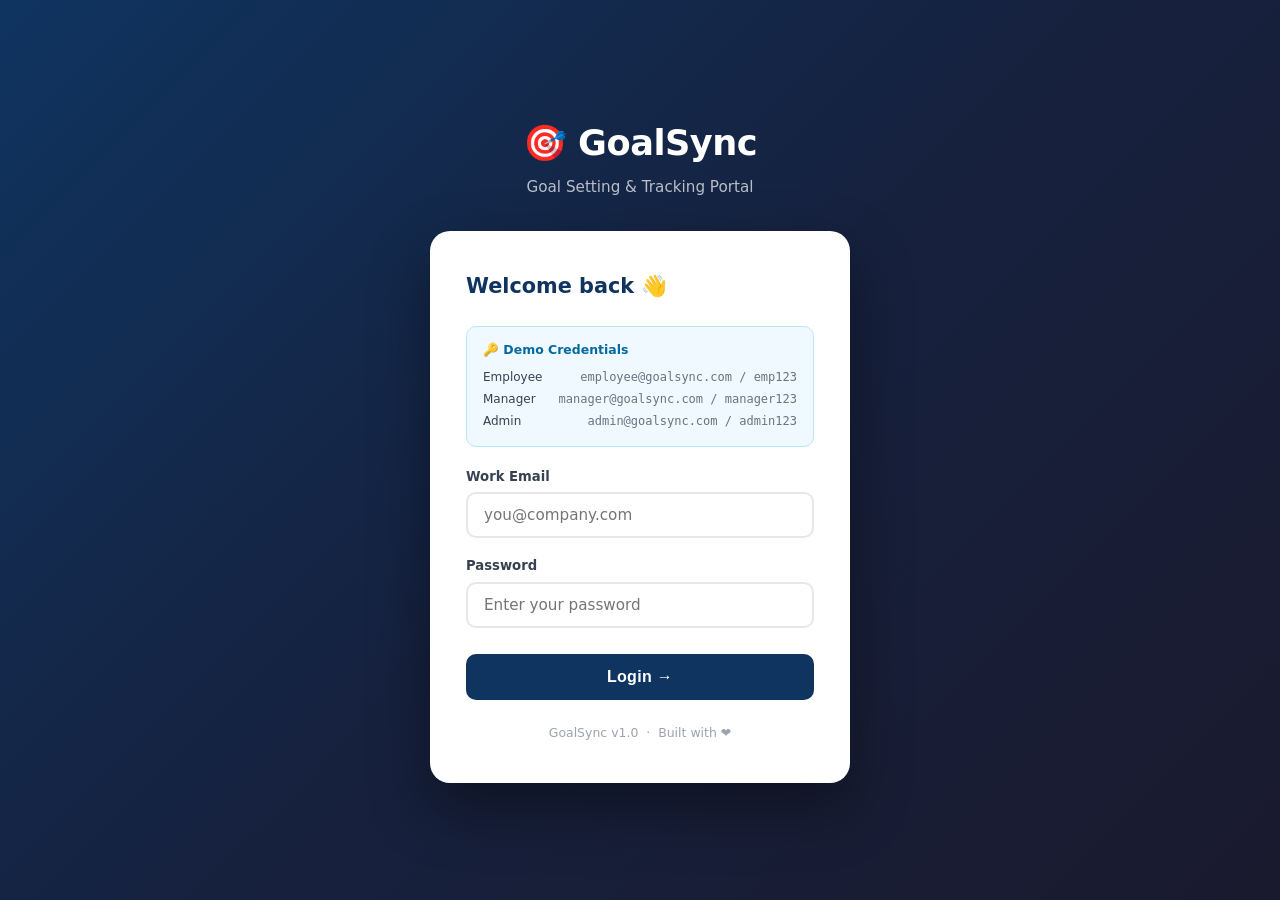
<file: index.html>
<!DOCTYPE html>
<html lang="en">
<head>
  <meta charset="UTF-8"/>
  <meta name="viewport" content="width=device-width, initial-scale=1.0"/>
  <title>GoalSync — Login</title>
  <link rel="stylesheet" href="css/global.css"/>
  <style>
    body {
      background: linear-gradient(135deg, #0f3460 0%, #16213e 50%, #1a1a2e 100%);
      min-height: 100vh;
      display: flex;
      align-items: center;
      justify-content: center;
      padding: 20px;
    }

    .login-wrapper {
      width: 100%;
      max-width: 420px;
    }

    .login-brand {
      text-align: center;
      margin-bottom: 32px;
      color: white;
    }

    .login-brand h1 {
      font-size: 2.2rem;
      font-weight: 800;
      margin-bottom: 6px;
      letter-spacing: -0.5px;
    }

    .login-brand p {
      opacity: 0.7;
      font-size: 0.95rem;
    }

    .login-card {
      background: white;
      border-radius: 20px;
      padding: 40px 36px;
      box-shadow: 0 25px 60px rgba(0,0,0,0.4);
    }

    .login-card h2 {
      color: #0f3460;
      font-size: 1.3rem;
      font-weight: 700;
      margin-bottom: 24px;
    }

    .form-group {
      margin-bottom: 18px;
    }

    .form-group label {
      display: block;
      font-size: 0.825rem;
      font-weight: 600;
      color: #374151;
      margin-bottom: 6px;
    }

    .form-group input {
      width: 100%;
      padding: 12px 16px;
      border: 2px solid #e5e7eb;
      border-radius: 10px;
      font-size: 0.95rem;
      color: #111827;
      outline: none;
      transition: border-color 0.2s, box-shadow 0.2s;
      font-family: inherit;
    }

    .form-group input:focus {
      border-color: #0f3460;
      box-shadow: 0 0 0 3px rgba(15,52,96,0.1);
    }

    .login-btn {
      width: 100%;
      padding: 14px;
      background: #0f3460;
      color: white;
      border: none;
      border-radius: 10px;
      font-size: 1rem;
      font-weight: 700;
      cursor: pointer;
      transition: background 0.2s, transform 0.1s;
      margin-top: 8px;
      letter-spacing: 0.3px;
    }

    .login-btn:hover   { background: #1a4a8a; }
    .login-btn:active  { transform: scale(0.98); }
    .login-btn:disabled {
      background: #9ca3af;
      cursor: not-allowed;
    }

    .error-box {
      background: #fef2f2;
      border: 1px solid #fca5a5;
      color: #dc2626;
      padding: 12px 16px;
      border-radius: 8px;
      font-size: 0.875rem;
      margin-bottom: 16px;
      display: none;
      align-items: center;
      gap: 8px;
    }

    .error-box.show { display: flex; }

    .login-footer {
      text-align: center;
      margin-top: 24px;
      font-size: 0.78rem;
      color: #9ca3af;
    }

    .demo-creds {
      background: #f0f9ff;
      border: 1px solid #bae6fd;
      border-radius: 10px;
      padding: 14px 16px;
      margin-bottom: 20px;
    }

    .demo-creds p {
      font-size: 0.78rem;
      font-weight: 700;
      color: #0369a1;
      margin-bottom: 6px;
    }

    .demo-creds-row {
      display: flex;
      justify-content: space-between;
      font-size: 0.75rem;
      color: #374151;
      padding: 2px 0;
    }

    .demo-creds-row span:last-child {
      color: #6b7280;
      font-family: monospace;
    }
  </style>
</head>
<body>

  <div class="login-wrapper">

    <div class="login-brand">
      <h1>🎯 GoalSync</h1>
      <p>Goal Setting & Tracking Portal</p>
    </div>

    <div class="login-card">
      <h2>Welcome back 👋</h2>

      <!-- Demo credentials -->
      <div class="demo-creds">
        <p>🔑 Demo Credentials</p>
        <div class="demo-creds-row">
          <span>Employee</span>
          <span>employee@goalsync.com / emp123</span>
        </div>
        <div class="demo-creds-row">
          <span>Manager</span>
          <span>manager@goalsync.com / manager123</span>
        </div>
        <div class="demo-creds-row">
          <span>Admin</span>
          <span>admin@goalsync.com / admin123</span>
        </div>
      </div>

      <!-- Error box -->
      <div class="error-box" id="errorBox">
        <span>⚠️</span>
        <span id="errorMsg"></span>
      </div>

      <div class="form-group">
        <label for="email">Work Email</label>
        <input type="email" id="email"
               placeholder="you@company.com"
               autocomplete="email"/>
      </div>

      <div class="form-group">
        <label for="password">Password</label>
        <input type="password" id="password"
               placeholder="Enter your password"/>
      </div>

      <button class="login-btn" id="loginBtn" onclick="handleLogin()">
        Login →
      </button>

      <p class="login-footer">
        GoalSync v1.0 &nbsp;·&nbsp; Built with ❤️
      </p>
    </div>

  </div>

  <script src="js/auth.js"></script>

</body>
</html>
</file>
<file: css/global.css>
/* ══════════════════════════════════════
   GOALSYNC — Global Stylesheet
   Applied across ALL pages
══════════════════════════════════════ */

/* ── CSS Variables ── */
:root {
  --primary:       #0f3460;
  --primary-light: #1a4a8a;
  --success:       #059669;
  --warning:       #f59e0b;
  --danger:        #dc2626;
  --purple:        #7c3aed;
  --gray-50:       #f9fafb;
  --gray-100:      #f3f4f6;
  --gray-200:      #e5e7eb;
  --gray-400:      #9ca3af;
  --gray-600:      #6b7280;
  --gray-800:      #1f2937;
  --white:         #ffffff;
  --shadow-sm:     0 1px 3px rgba(0,0,0,0.08);
  --shadow-md:     0 4px 12px rgba(0,0,0,0.1);
  --shadow-lg:     0 8px 30px rgba(0,0,0,0.15);
  --radius-sm:     6px;
  --radius-md:     10px;
  --radius-lg:     16px;
  --transition:    0.2s ease;
}

/* ── Reset ── */
*, *::before, *::after {
  box-sizing: border-box;
  margin: 0;
  padding: 0;
}

body {
  font-family: 'Segoe UI', system-ui, -apple-system, sans-serif;
  background: var(--gray-50);
  color: var(--gray-800);
  line-height: 1.5;
  min-height: 100vh;
}

/* ── Scrollbar ── */
::-webkit-scrollbar { width: 6px; }
::-webkit-scrollbar-track { background: var(--gray-100); }
::-webkit-scrollbar-thumb {
  background: var(--gray-400);
  border-radius: 99px;
}

/* ── Loading Spinner ── */
.spinner {
  width: 40px;
  height: 40px;
  border: 4px solid var(--gray-200);
  border-top-color: var(--primary);
  border-radius: 50%;
  animation: spin 0.8s linear infinite;
  margin: 40px auto;
}

@keyframes spin { to { transform: rotate(360deg); } }

.loading-box {
  text-align: center;
  padding: 60px 20px;
  color: var(--gray-600);
}

/* ── Toast Notification ── */
.toast-container {
  position: fixed;
  bottom: 24px;
  right: 24px;
  z-index: 9999;
  display: flex;
  flex-direction: column;
  gap: 10px;
}

.toast {
  padding: 14px 20px;
  border-radius: var(--radius-md);
  color: white;
  font-size: 0.9rem;
  font-weight: 500;
  min-width: 260px;
  max-width: 380px;
  box-shadow: var(--shadow-lg);
  animation: slideIn 0.3s ease;
  display: flex;
  align-items: center;
  gap: 10px;
}

.toast.success { background: var(--success); }
.toast.error   { background: var(--danger);  }
.toast.warning { background: var(--warning); color: #1f2937; }
.toast.info    { background: var(--primary); }

@keyframes slideIn {
  from { transform: translateX(100%); opacity: 0; }
  to   { transform: translateX(0);    opacity: 1; }
}

@keyframes slideOut {
  from { transform: translateX(0);    opacity: 1; }
  to   { transform: translateX(100%); opacity: 0; }
}

/* ── Navbar ── */
.navbar {
  background: var(--primary);
  color: white;
  padding: 0 32px;
  height: 60px;
  display: flex;
  justify-content: space-between;
  align-items: center;
  position: sticky;
  top: 0;
  z-index: 100;
  box-shadow: var(--shadow-md);
}

.navbar h2 {
  font-size: 1.2rem;
  font-weight: 700;
  letter-spacing: -0.3px;
}

.navbar-right {
  display: flex;
  align-items: center;
  gap: 16px;
}

.navbar-user {
  display: flex;
  align-items: center;
  gap: 8px;
  font-size: 0.875rem;
  opacity: 0.9;
}

.navbar-avatar {
  width: 32px;
  height: 32px;
  border-radius: 50%;
  background: rgba(255,255,255,0.2);
  display: flex;
  align-items: center;
  justify-content: center;
  font-weight: 700;
  font-size: 0.875rem;
}

.logout-btn {
  background: rgba(255,255,255,0.15);
  color: white;
  border: 1px solid rgba(255,255,255,0.3);
  padding: 6px 16px;
  border-radius: var(--radius-sm);
  cursor: pointer;
  font-size: 0.825rem;
  font-weight: 600;
  transition: background var(--transition);
}

.logout-btn:hover { background: rgba(255,255,255,0.25); }

/* ── Dashboard Layout ── */
.dashboard-body { background: var(--gray-50); }

.dashboard-content {
  padding: 32px;
  max-width: 1100px;
  margin: 0 auto;
}

/* ── Page Header ── */
.page-header {
  display: flex;
  justify-content: space-between;
  align-items: flex-start;
  margin-bottom: 24px;
}

.page-header h1, .page-header h2 {
  color: var(--primary);
  margin-bottom: 4px;
}

.page-header p { color: var(--gray-600); font-size: 0.9rem; }

/* ── Cards ── */
.card {
  background: var(--white);
  border-radius: var(--radius-lg);
  padding: 24px;
  box-shadow: var(--shadow-sm);
  margin-bottom: 20px;
}

/* ── Welcome Card ── */
.welcome-card {
  background: linear-gradient(135deg, var(--primary), var(--primary-light));
  color: white;
  border-radius: var(--radius-lg);
  padding: 28px 32px;
  margin-bottom: 24px;
  box-shadow: var(--shadow-md);
}

.welcome-card h1 { color: white; font-size: 1.5rem; margin-bottom: 6px; }
.welcome-card p  { opacity: 0.85; font-size: 0.9rem; }

/* ── Stat Cards ── */
.stats-row {
  display: grid;
  grid-template-columns: repeat(auto-fit, minmax(180px, 1fr));
  gap: 16px;
  margin-bottom: 24px;
}

.stat-card {
  background: var(--white);
  border-radius: var(--radius-lg);
  padding: 20px;
  text-align: center;
  box-shadow: var(--shadow-sm);
  transition: box-shadow var(--transition), transform var(--transition);
  border-top: 3px solid var(--primary);
}

.stat-card:hover {
  box-shadow: var(--shadow-md);
  transform: translateY(-2px);
}

.stat-card .number {
  font-size: 2rem;
  font-weight: 700;
  color: var(--primary);
  margin-bottom: 4px;
}

.stat-card .label {
  font-size: 0.8rem;
  color: var(--gray-600);
  font-weight: 500;
}

/* ── Role Badges ── */
.role-badge {
  display: inline-flex;
  align-items: center;
  padding: 3px 12px;
  border-radius: 99px;
  font-size: 0.75rem;
  font-weight: 700;
  text-transform: uppercase;
  letter-spacing: 0.5px;
}

.badge-employee { background: #dbeafe; color: #1d4ed8; }
.badge-manager  { background: #d1fae5; color: #065f46; }
.badge-admin    { background: #fce7f3; color: #9d174d; }

/* ── Buttons ── */
.btn-primary {
  background: var(--primary);
  color: white;
  border: none;
  padding: 10px 20px;
  border-radius: var(--radius-sm);
  font-size: 0.875rem;
  font-weight: 600;
  cursor: pointer;
  transition: background var(--transition), transform 0.1s;
  white-space: nowrap;
}

.btn-primary:hover   { background: var(--primary-light); }
.btn-primary:active  { transform: scale(0.98); }
.btn-primary:disabled {
  background: var(--gray-400);
  cursor: not-allowed;
}

.btn-secondary {
  background: var(--white);
  color: var(--gray-800);
  border: 2px solid var(--gray-200);
  padding: 10px 20px;
  border-radius: var(--radius-sm);
  font-size: 0.875rem;
  font-weight: 600;
  cursor: pointer;
  transition: all var(--transition);
}

.btn-secondary:hover {
  border-color: var(--primary);
  color: var(--primary);
}

.btn-success {
  background: var(--success);
  color: white;
  border: none;
  padding: 10px 20px;
  border-radius: var(--radius-sm);
  font-size: 0.875rem;
  font-weight: 600;
  cursor: pointer;
  transition: background var(--transition);
}

.btn-success:hover { background: #047857; }

.btn-danger {
  background: #fee2e2;
  color: var(--danger);
  border: none;
  padding: 10px 20px;
  border-radius: var(--radius-sm);
  font-size: 0.875rem;
  font-weight: 600;
  cursor: pointer;
  transition: background var(--transition);
}

.btn-danger:hover { background: #fca5a5; }

/* ── Forms ── */
.form-group { margin-bottom: 18px; }

.form-group label {
  display: block;
  font-size: 0.825rem;
  font-weight: 600;
  color: #374151;
  margin-bottom: 6px;
}

.form-group input,
.form-group select,
.form-group textarea {
  width: 100%;
  padding: 10px 14px;
  border: 2px solid var(--gray-200);
  border-radius: var(--radius-sm);
  font-size: 0.9rem;
  color: var(--gray-800);
  outline: none;
  transition: border-color var(--transition);
  font-family: inherit;
  background: var(--white);
}

.form-group input:focus,
.form-group select:focus,
.form-group textarea:focus {
  border-color: var(--primary);
  box-shadow: 0 0 0 3px rgba(15, 52, 96, 0.08);
}

.form-row {
  display: grid;
  grid-template-columns: 1fr 1fr;
  gap: 16px;
}

/* ── Modal ── */
.modal-overlay {
  position: fixed;
  inset: 0;
  background: rgba(0,0,0,0.5);
  display: flex;
  align-items: center;
  justify-content: center;
  z-index: 1000;
  padding: 20px;
  backdrop-filter: blur(2px);
}

.modal-box {
  background: var(--white);
  border-radius: var(--radius-lg);
  width: 100%;
  max-width: 580px;
  max-height: 90vh;
  overflow-y: auto;
  box-shadow: var(--shadow-lg);
  animation: modalIn 0.2s ease;
}

@keyframes modalIn {
  from { transform: scale(0.95); opacity: 0; }
  to   { transform: scale(1);    opacity: 1; }
}

.modal-header {
  display: flex;
  justify-content: space-between;
  align-items: center;
  padding: 20px 24px;
  border-bottom: 1px solid var(--gray-200);
}

.modal-header h3 { color: var(--primary); font-size: 1.05rem; }

.modal-close {
  background: none;
  border: none;
  font-size: 1.1rem;
  cursor: pointer;
  color: var(--gray-600);
  padding: 4px 8px;
  border-radius: 4px;
  transition: background var(--transition);
}

.modal-close:hover { background: var(--gray-100); }

.modal-body    { padding: 24px; }
.modal-footer  {
  padding: 16px 24px;
  border-top: 1px solid var(--gray-200);
  display: flex;
  justify-content: flex-end;
  gap: 12px;
}

/* ── Error / Alert Boxes ── */
.error-box {
  background: #fef2f2;
  border: 1px solid #fca5a5;
  color: var(--danger);
  padding: 10px 14px;
  border-radius: var(--radius-sm);
  font-size: 0.875rem;
  margin-top: 8px;
}

.info-box {
  background: #eff6ff;
  border: 1px solid #bfdbfe;
  color: #1d4ed8;
  padding: 12px 16px;
  border-radius: var(--radius-sm);
  font-size: 0.875rem;
}

.warning-box {
  background: #fef3c7;
  border: 1px solid #fcd34d;
  color: #92400e;
  padding: 12px 16px;
  border-radius: var(--radius-sm);
  font-size: 0.875rem;
}

.success-box {
  background: #f0fdf4;
  border: 1px solid #bbf7d0;
  color: #166534;
  padding: 12px 16px;
  border-radius: var(--radius-sm);
  font-size: 0.875rem;
}

/* ── Empty State ── */
.empty-state {
  text-align: center;
  padding: 60px 20px;
  color: var(--gray-600);
}

.empty-icon { font-size: 3rem; margin-bottom: 12px; }
.empty-state h3 { color: #374151; margin-bottom: 8px; font-size: 1.1rem; }
.empty-state p  { font-size: 0.9rem; }

/* ── Status Badges ── */
.goal-status-badge {
  display: inline-flex;
  align-items: center;
  padding: 3px 10px;
  border-radius: 99px;
  font-size: 0.75rem;
  font-weight: 700;
  text-transform: uppercase;
}

.status-draft     { background: var(--gray-100); color: var(--gray-600); }
.status-submitted { background: #fef3c7; color: #92400e; }
.status-approved  { background: #d1fae5; color: #065f46; }
.status-returned  { background: #fee2e2; color: #991b1b; }
.status-locked    { background: #ede9fe; color: #5b21b6; }
.status-on_track    { background: #dbeafe; color: #1d4ed8; }
.status-completed   { background: #d1fae5; color: #065f46; }
.status-not_started { background: var(--gray-100); color: var(--gray-600); }

/* ── Mobile Responsive ── */
@media (max-width: 768px) {
  .dashboard-content { padding: 16px; }
  .navbar { padding: 0 16px; }
  .form-row { grid-template-columns: 1fr; }
  .stats-row { grid-template-columns: 1fr 1fr; }
  .page-header {
    flex-direction: column;
    gap: 12px;
    align-items: flex-start;
  }
  .modal-box { max-width: 100%; }
  .welcome-card { padding: 20px; }
}

@media (max-width: 480px) {
  .stats-row { grid-template-columns: 1fr; }
  .navbar h2 { font-size: 1rem; }
}
/* ── Loading ── */
.spinner {
  width: 36px;
  height: 36px;
  border: 3px solid #e5e7eb;
  border-top-color: #0f3460;
  border-radius: 50%;
  animation: spin 0.7s linear infinite;
  margin: 0 auto 12px;
}

@keyframes spin { to { transform: rotate(360deg); } }

.loading-box {
  text-align: center;
  padding: 48px 20px;
  color: #6b7280;
  font-size: 0.9rem;
}
</file>
<file: css/style.css>
/* ── Reset & Base ── */
* {
  margin: 0;
  padding: 0;
  box-sizing: border-box;
}

body {
  font-family: 'Segoe UI', Tahoma, Geneva, Verdana, sans-serif;
  background: linear-gradient(135deg, #1a1a2e 0%, #16213e 50%, #0f3460 100%);
  min-height: 100vh;
  display: flex;
  align-items: center;
  justify-content: center;
}

/* ── Login Card ── */
.login-wrapper {
  width: 100%;
  padding: 20px;
  display: flex;
  justify-content: center;
  align-items: center;
  min-height: 100vh;
}

.login-card {
  background: #ffffff;
  border-radius: 16px;
  padding: 48px 40px;
  width: 100%;
  max-width: 420px;
  box-shadow: 0 20px 60px rgba(0, 0, 0, 0.3);
}

/* ── Header ── */
.login-header {
  text-align: center;
  margin-bottom: 32px;
}

.login-header h1 {
  font-size: 2rem;
  color: #0f3460;
  font-weight: 700;
  margin-bottom: 6px;
}

.login-header p {
  color: #6b7280;
  font-size: 0.95rem;
}

/* ── Error Box ── */
.error-box {
  background: #fef2f2;
  border: 1px solid #fca5a5;
  color: #dc2626;
  padding: 12px 16px;
  border-radius: 8px;
  font-size: 0.875rem;
  margin-bottom: 20px;
  display: none;
}

.error-box.show {
  display: block;
}

/* ── Form ── */
.form-group {
  margin-bottom: 20px;
}

.form-group label {
  display: block;
  font-size: 0.875rem;
  font-weight: 600;
  color: #374151;
  margin-bottom: 8px;
}

.form-group input {
  width: 100%;
  padding: 12px 16px;
  border: 2px solid #e5e7eb;
  border-radius: 8px;
  font-size: 1rem;
  color: #111827;
  transition: border-color 0.2s;
  outline: none;
}

.form-group input:focus {
  border-color: #0f3460;
}

.form-group input::placeholder {
  color: #9ca3af;
}

/* ── Login Button ── */
.login-btn {
  width: 100%;
  padding: 14px;
  background: #0f3460;
  color: white;
  border: none;
  border-radius: 8px;
  font-size: 1rem;
  font-weight: 600;
  cursor: pointer;
  transition: background 0.2s, transform 0.1s;
  margin-top: 8px;
}

.login-btn:hover {
  background: #1a4a8a;
}

.login-btn:active {
  transform: scale(0.98);
}

.login-btn:disabled {
  background: #9ca3af;
  cursor: not-allowed;
}

/* ── Footer ── */
.login-footer {
  text-align: center;
  margin-top: 24px;
  font-size: 0.8rem;
  color: #9ca3af;
}

/* ── Dashboard Styles ── */
.dashboard-body {
  font-family: 'Segoe UI', Tahoma, Geneva, Verdana, sans-serif;
  background: #f3f4f6;
  min-height: 100vh;
  margin: 0;
}

.navbar {
  background: #0f3460;
  color: white;
  padding: 16px 32px;
  display: flex;
  justify-content: space-between;
  align-items: center;
}

.navbar h2 {
  font-size: 1.3rem;
  font-weight: 700;
}

.navbar-right {
  display: flex;
  align-items: center;
  gap: 16px;
}

.navbar span {
  font-size: 0.9rem;
  opacity: 0.85;
}

.logout-btn {
  background: #e74c3c;
  color: white;
  border: none;
  padding: 8px 18px;
  border-radius: 6px;
  cursor: pointer;
  font-size: 0.875rem;
  font-weight: 600;
  transition: background 0.2s;
}

.logout-btn:hover {
  background: #c0392b;
}

.dashboard-content {
  padding: 40px 32px;
  max-width: 1100px;
  margin: 0 auto;
}

.welcome-card {
  background: white;
  border-radius: 12px;
  padding: 32px;
  margin-bottom: 24px;
  box-shadow: 0 2px 8px rgba(0,0,0,0.08);
}

.welcome-card h1 {
  color: #0f3460;
  margin-bottom: 8px;
}

.welcome-card p {
  color: #6b7280;
}

.role-badge {
  display: inline-block;
  padding: 4px 14px;
  border-radius: 20px;
  font-size: 0.8rem;
  font-weight: 700;
  text-transform: uppercase;
  margin-left: 10px;
}

.badge-employee { background: #dbeafe; color: #1d4ed8; }
.badge-manager  { background: #d1fae5; color: #065f46; }
.badge-admin    { background: #fce7f3; color: #9d174d; }

.stats-row {
  display: grid;
  grid-template-columns: repeat(auto-fit, minmax(200px, 1fr));
  gap: 20px;
  margin-top: 24px;
}

.stat-card {
  background: white;
  border-radius: 12px;
  padding: 24px;
  text-align: center;
  box-shadow: 0 2px 8px rgba(0,0,0,0.08);
}

.stat-card .number {
  font-size: 2.5rem;
  font-weight: 700;
  color: #0f3460;
}

.stat-card .label {
  color: #6b7280;
  font-size: 0.875rem;
  margin-top: 4px;
}
</file>
<file: css/goals.css>
/* ── Page Header ── */
.page-header {
  display: flex;
  justify-content: space-between;
  align-items: flex-start;
  margin-bottom: 24px;
}

.page-header h1 { color: #0f3460; margin-bottom: 4px; }
.page-header p  { color: #6b7280; font-size: 0.9rem; }

/* ── Buttons ── */
.btn-primary {
  background: #0f3460;
  color: white;
  border: none;
  padding: 10px 20px;
  border-radius: 8px;
  font-size: 0.875rem;
  font-weight: 600;
  cursor: pointer;
  transition: background 0.2s, transform 0.1s;
  white-space: nowrap;
}

.btn-primary:hover   { background: #1a4a8a; }
.btn-primary:active  { transform: scale(0.98); }
.btn-primary:disabled {
  background: #9ca3af;
  cursor: not-allowed;
}

.btn-secondary {
  background: white;
  color: #374151;
  border: 2px solid #e5e7eb;
  padding: 10px 20px;
  border-radius: 8px;
  font-size: 0.875rem;
  font-weight: 600;
  cursor: pointer;
  transition: all 0.2s;
}

.btn-secondary:hover {
  border-color: #0f3460;
  color: #0f3460;
}

.btn-submit {
  background: #059669;
  color: white;
  border: none;
  padding: 12px 28px;
  border-radius: 8px;
  font-size: 0.95rem;
  font-weight: 700;
  cursor: pointer;
  transition: background 0.2s;
}

.btn-submit:hover    { background: #047857; }
.btn-submit:disabled {
  background: #9ca3af;
  cursor: not-allowed;
}

/* ── Weightage Tracker ── */
.weightage-tracker {
  background: white;
  border-radius: 14px;
  padding: 20px 24px;
  margin-bottom: 20px;
  box-shadow: 0 2px 8px rgba(0,0,0,0.06);
}

.weightage-info {
  display: flex;
  justify-content: space-between;
  margin-bottom: 10px;
  font-weight: 600;
  color: #374151;
  font-size: 0.9rem;
}

.progress-bar-bg {
  background: #e5e7eb;
  border-radius: 99px;
  height: 10px;
  overflow: hidden;
}

.progress-bar-fill {
  height: 100%;
  background: #0f3460;
  border-radius: 99px;
  transition: width 0.4s ease, background 0.3s;
}

.progress-bar-fill.complete { background: #059669; }
.progress-bar-fill.over     { background: #dc2626; }

.weightage-meta {
  display: flex;
  justify-content: space-between;
  margin-top: 8px;
  font-size: 0.78rem;
  color: #6b7280;
}

/* ── Manager Comment Box ── */
.manager-comment-box {
  background: #fef3c7;
  border: 1px solid #fcd34d;
  border-radius: 10px;
  padding: 14px 18px;
  margin-bottom: 16px;
  color: #92400e;
  font-size: 0.875rem;
}

.manager-comment-box p { margin-top: 4px; }

/* ── Goal Card ── */
.goal-card {
  background: white;
  border-radius: 14px;
  padding: 18px 22px;
  margin-bottom: 14px;
  box-shadow: 0 2px 8px rgba(0,0,0,0.06);
  border-left: 4px solid #0f3460;
  display: flex;
  justify-content: space-between;
  align-items: flex-start;
  gap: 16px;
  transition: box-shadow 0.2s, transform 0.1s;
}

.goal-card:hover {
  box-shadow: 0 4px 16px rgba(0,0,0,0.1);
  transform: translateY(-1px);
}

.goal-card.submitted { border-left-color: #f59e0b; }
.goal-card.approved  { border-left-color: #059669; }
.goal-card.returned  { border-left-color: #dc2626; }
.goal-card.locked    { border-left-color: #7c3aed; }

.goal-card-left { flex: 1; }

.goal-card-title {
  font-size: 0.95rem;
  font-weight: 700;
  color: #111827;
  margin-bottom: 4px;
}

.goal-card-meta {
  display: flex;
  gap: 8px;
  flex-wrap: wrap;
  margin-top: 8px;
}

.meta-tag {
  background: #f3f4f6;
  color: #374151;
  padding: 3px 10px;
  border-radius: 20px;
  font-size: 0.75rem;
  font-weight: 500;
}

.meta-tag.weightage {
  background: #dbeafe;
  color: #1d4ed8;
  font-weight: 700;
}

/* ── Status Badges ── */
.goal-status-badge {
  padding: 3px 10px;
  border-radius: 99px;
  font-size: 0.72rem;
  font-weight: 700;
  text-transform: uppercase;
  letter-spacing: 0.3px;
  white-space: nowrap;
}

.status-draft     { background: #f3f4f6; color: #6b7280; }
.status-submitted { background: #fef3c7; color: #92400e; }
.status-approved  { background: #d1fae5; color: #065f46; }
.status-returned  { background: #fee2e2; color: #991b1b; }
.status-locked    { background: #ede9fe; color: #5b21b6; }

/* ── Goal Actions ── */
.goal-card-actions {
  display: flex;
  gap: 6px;
  margin-top: 8px;
}

.btn-edit {
  background: #f3f4f6;
  color: #374151;
  border: none;
  padding: 5px 12px;
  border-radius: 6px;
  cursor: pointer;
  font-size: 0.78rem;
  font-weight: 600;
  transition: background 0.2s;
}

.btn-edit:hover { background: #e5e7eb; }

.btn-delete {
  background: #fee2e2;
  color: #dc2626;
  border: none;
  padding: 5px 12px;
  border-radius: 6px;
  cursor: pointer;
  font-size: 0.78rem;
  font-weight: 600;
  transition: background 0.2s;
}

.btn-delete:hover { background: #fca5a5; }

/* ── Empty State ── */
.empty-state {
  text-align: center;
  padding: 60px 20px;
  color: #6b7280;
}

.empty-icon { font-size: 3rem; margin-bottom: 12px; }
.empty-state h3 { color: #374151; margin-bottom: 8px; }

/* ── Submit Section ── */
.submit-section {
  background: white;
  border-radius: 14px;
  padding: 20px 24px;
  margin-top: 20px;
  box-shadow: 0 2px 8px rgba(0,0,0,0.06);
  display: flex;
  justify-content: space-between;
  align-items: center;
  gap: 16px;
}

.submit-info { color: #374151; font-size: 0.9rem; }

/* ── Modal ── */
.modal-overlay {
  position: fixed;
  inset: 0;
  background: rgba(0,0,0,0.5);
  display: flex;
  align-items: center;
  justify-content: center;
  z-index: 1000;
  padding: 20px;
  backdrop-filter: blur(3px);
}

.modal-box {
  background: white;
  border-radius: 18px;
  width: 100%;
  max-width: 580px;
  max-height: 90vh;
  overflow-y: auto;
  box-shadow: 0 25px 60px rgba(0,0,0,0.3);
  animation: modalIn 0.2s ease;
}

@keyframes modalIn {
  from { transform: scale(0.95) translateY(10px); opacity: 0; }
  to   { transform: scale(1) translateY(0);       opacity: 1; }
}

.modal-header {
  display: flex;
  justify-content: space-between;
  align-items: center;
  padding: 20px 24px;
  border-bottom: 1px solid #f3f4f6;
}

.modal-header h3 { color: #0f3460; font-size: 1.05rem; }

.modal-close {
  background: #f3f4f6;
  border: none;
  font-size: 1rem;
  cursor: pointer;
  color: #6b7280;
  padding: 6px 10px;
  border-radius: 6px;
  transition: background 0.2s;
}

.modal-close:hover { background: #e5e7eb; }

.modal-body   { padding: 22px 24px; }
.modal-footer {
  padding: 16px 24px;
  border-top: 1px solid #f3f4f6;
  display: flex;
  justify-content: flex-end;
  gap: 10px;
}

.form-row {
  display: grid;
  grid-template-columns: 1fr 1fr;
  gap: 14px;
}

.form-group { margin-bottom: 14px; }

.form-group label {
  display: block;
  font-size: 0.825rem;
  font-weight: 600;
  color: #374151;
  margin-bottom: 6px;
}

.form-group input,
.form-group select,
.form-group textarea {
  width: 100%;
  padding: 10px 14px;
  border: 2px solid #e5e7eb;
  border-radius: 8px;
  font-size: 0.875rem;
  color: #111827;
  outline: none;
  transition: border-color 0.2s, box-shadow 0.2s;
  font-family: inherit;
  background: white;
}

.form-group input:focus,
.form-group select:focus,
.form-group textarea:focus {
  border-color: #0f3460;
  box-shadow: 0 0 0 3px rgba(15,52,96,0.08);
}

.uom-hint {
  background: #eff6ff;
  border: 1px solid #bfdbfe;
  border-radius: 8px;
  padding: 10px 14px;
  font-size: 0.8rem;
  color: #1d4ed8;
  margin-bottom: 12px;
}

.error-box {
  background: #fef2f2;
  border: 1px solid #fca5a5;
  color: #dc2626;
  padding: 10px 14px;
  border-radius: 8px;
  font-size: 0.875rem;
  margin-top: 8px;
}

/* ── Mobile ── */
@media (max-width: 600px) {
  .form-row { grid-template-columns: 1fr; }
  .submit-section {
    flex-direction: column;
    align-items: flex-start;
  }
  .goal-card {
    flex-direction: column;
  }
}
</file>
<file: css/admin.css>
/* ── Tabs ── */
.admin-tabs {
  display: flex;
  gap: 8px;
  margin-bottom: 24px;
  background: white;
  padding: 8px;
  border-radius: 12px;
  box-shadow: 0 2px 8px rgba(0,0,0,0.08);
  flex-wrap: wrap;
}

.tab-btn {
  padding: 10px 20px;
  border: none;
  border-radius: 8px;
  background: transparent;
  color: #6b7280;
  font-size: 0.9rem;
  font-weight: 600;
  cursor: pointer;
  transition: all 0.2s;
}

.tab-btn:hover  { background: #f3f4f6; color: #374151; }
.tab-btn.active { background: #0f3460; color: white; }

.tab-content { display: none; }
.tab-content.active { display: block; }

/* ── User Table ── */
.admin-table {
  width: 100%;
  border-collapse: collapse;
  background: white;
  border-radius: 12px;
  overflow: hidden;
  box-shadow: 0 2px 8px rgba(0,0,0,0.08);
}

.admin-table th {
  background: #0f3460;
  color: white;
  padding: 12px 16px;
  text-align: left;
  font-size: 0.85rem;
  font-weight: 600;
}

.admin-table td {
  padding: 12px 16px;
  border-bottom: 1px solid #f3f4f6;
  font-size: 0.875rem;
  color: #374151;
}

.admin-table tr:last-child td { border-bottom: none; }
.admin-table tr:hover td { background: #f9fafb; }

/* ── Toggle Button ── */
.btn-toggle-active {
  background: #d1fae5;
  color: #065f46;
  border: none;
  padding: 4px 12px;
  border-radius: 20px;
  font-size: 0.78rem;
  font-weight: 700;
  cursor: pointer;
}

.btn-toggle-inactive {
  background: #fee2e2;
  color: #991b1b;
  border: none;
  padding: 4px 12px;
  border-radius: 20px;
  font-size: 0.78rem;
  font-weight: 700;
  cursor: pointer;
}

.btn-unlock {
  background: #ede9fe;
  color: #5b21b6;
  border: none;
  padding: 4px 12px;
  border-radius: 6px;
  font-size: 0.78rem;
  font-weight: 700;
  cursor: pointer;
}

/* ── Shared Goal Form ── */
.shared-goal-form {
  background: white;
  border-radius: 12px;
  padding: 24px;
  box-shadow: 0 2px 8px rgba(0,0,0,0.08);
}

.checkbox-list {
  display: grid;
  grid-template-columns: repeat(auto-fill, minmax(200px, 1fr));
  gap: 10px;
  margin-top: 8px;
  padding: 16px;
  border: 2px solid #e5e7eb;
  border-radius: 8px;
  max-height: 200px;
  overflow-y: auto;
}

.checkbox-item {
  display: flex;
  align-items: center;
  gap: 8px;
  font-size: 0.875rem;
  color: #374151;
  cursor: pointer;
}

.checkbox-item input { cursor: pointer; }

/* ── Audit Log ── */
.audit-card {
  background: white;
  border-radius: 8px;
  padding: 14px 18px;
  margin-bottom: 10px;
  box-shadow: 0 1px 4px rgba(0,0,0,0.06);
  display: flex;
  justify-content: space-between;
  align-items: flex-start;
  gap: 16px;
  border-left: 3px solid #0f3460;
}

.audit-action {
  font-size: 0.78rem;
  font-weight: 700;
  background: #dbeafe;
  color: #1d4ed8;
  padding: 2px 10px;
  border-radius: 20px;
  margin-bottom: 4px;
  display: inline-block;
}

.audit-desc {
  font-size: 0.875rem;
  color: #374151;
}

.audit-meta {
  font-size: 0.78rem;
  color: #9ca3af;
  white-space: nowrap;
  text-align: right;
}

/* ── Form row ── */
.form-row {
  display: grid;
  grid-template-columns: 1fr 1fr;
  gap: 16px;
}

.form-group {
  margin-bottom: 16px;
}

.form-group label {
  display: block;
  font-size: 0.875rem;
  font-weight: 600;
  color: #374151;
  margin-bottom: 6px;
}

.form-group input,
.form-group select,
.form-group textarea {
  width: 100%;
  padding: 10px 14px;
  border: 2px solid #e5e7eb;
  border-radius: 8px;
  font-size: 0.9rem;
  color: #111827;
  outline: none;
  transition: border-color 0.2s;
  font-family: inherit;
}

.form-group input:focus,
.form-group select:focus,
.form-group textarea:focus { border-color: #0f3460; }
</file>
<file: css/manager.css>
/* ── Team Card ── */
.team-card {
  background: white;
  border-radius: 12px;
  padding: 20px 24px;
  margin-bottom: 16px;
  box-shadow: 0 2px 8px rgba(0,0,0,0.08);
  display: flex;
  justify-content: space-between;
  align-items: center;
  gap: 16px;
  cursor: pointer;
  transition: box-shadow 0.2s, transform 0.1s;
  border-left: 4px solid #e5e7eb;
}

.team-card:hover {
  box-shadow: 0 4px 16px rgba(0,0,0,0.12);
  transform: translateY(-1px);
}

.team-card.has-pending { border-left-color: #f59e0b; }
.team-card.all-approved { border-left-color: #059669; }
.team-card.no-goals { border-left-color: #e5e7eb; }

.team-card-name {
  font-size: 1rem;
  font-weight: 700;
  color: #111827;
  margin-bottom: 4px;
}

.team-card-dept {
  font-size: 0.85rem;
  color: #6b7280;
}

.team-card-right {
  display: flex;
  align-items: center;
  gap: 16px;
}

.pending-badge {
  background: #fef3c7;
  color: #92400e;
  padding: 6px 14px;
  border-radius: 20px;
  font-size: 0.82rem;
  font-weight: 700;
}

.approved-badge {
  background: #d1fae5;
  color: #065f46;
  padding: 6px 14px;
  border-radius: 20px;
  font-size: 0.82rem;
  font-weight: 700;
}

.no-goals-badge {
  background: #f3f4f6;
  color: #6b7280;
  padding: 6px 14px;
  border-radius: 20px;
  font-size: 0.82rem;
}

/* ── Employee Goals Panel ── */
.panel-header {
  display: flex;
  justify-content: space-between;
  align-items: flex-start;
  margin-bottom: 20px;
  padding-bottom: 20px;
  border-bottom: 2px solid #e5e7eb;
}

.panel-header h2 { color: #0f3460; }

/* ── Action Panel ── */
.action-panel {
  background: white;
  border-radius: 12px;
  padding: 20px 24px;
  margin-top: 20px;
  box-shadow: 0 2px 8px rgba(0,0,0,0.08);
  display: flex;
  justify-content: space-between;
  align-items: center;
  gap: 16px;
}

.action-left p {
  color: #374151;
  font-size: 0.95rem;
}

.action-right {
  display: flex;
  gap: 12px;
}

.btn-approve {
  background: #059669;
  color: white;
  border: none;
  padding: 10px 24px;
  border-radius: 8px;
  font-size: 0.9rem;
  font-weight: 700;
  cursor: pointer;
  transition: background 0.2s;
}

.btn-approve:hover { background: #047857; }

.btn-return {
  background: #fef3c7;
  color: #92400e;
  border: 2px solid #fcd34d;
  padding: 10px 24px;
  border-radius: 8px;
  font-size: 0.9rem;
  font-weight: 700;
  cursor: pointer;
  transition: all 0.2s;
}

.btn-return:hover { background: #fde68a; }

/* ── Return Comment Box ── */
.return-box {
  background: #fff7ed;
  border: 2px solid #fed7aa;
  border-radius: 12px;
  padding: 20px 24px;
  margin-top: 16px;
}

.return-box textarea {
  width: 100%;
  padding: 10px 14px;
  border: 2px solid #e5e7eb;
  border-radius: 8px;
  font-size: 0.9rem;
  font-family: inherit;
  outline: none;
  margin-top: 8px;
  resize: vertical;
}

.return-box textarea:focus { border-color: #f59e0b; }

.return-box-actions {
  display: flex;
  justify-content: flex-end;
  gap: 12px;
  margin-top: 12px;
}

.btn-return-confirm {
  background: #dc2626;
  color: white;
  border: none;
  padding: 10px 20px;
  border-radius: 8px;
  font-size: 0.9rem;
  font-weight: 700;
  cursor: pointer;
  transition: background 0.2s;
}

.btn-return-confirm:hover { background: #b91c1c; }

/* ── Separator ── */
.section-divider {
  height: 2px;
  background: #e5e7eb;
  margin: 28px 0;
  border-radius: 99px;
}
</file>
<file: css/quarterly.css>
/* ── Quarter Selector ── */
.quarter-selector {
  display: flex;
  gap: 10px;
  margin-bottom: 24px;
  background: white;
  padding: 8px;
  border-radius: 12px;
  box-shadow: 0 2px 8px rgba(0,0,0,0.08);
}

.quarter-btn {
  flex: 1;
  padding: 12px;
  border: none;
  border-radius: 8px;
  background: transparent;
  color: #6b7280;
  font-size: 0.9rem;
  font-weight: 600;
  cursor: pointer;
  transition: all 0.2s;
  text-align: center;
}

.quarter-btn:hover  { background: #f3f4f6; }
.quarter-btn.active { background: #0f3460; color: white; }

/* ── Achievement Card ── */
.achievement-card {
  background: white;
  border-radius: 12px;
  padding: 20px 24px;
  margin-bottom: 16px;
  box-shadow: 0 2px 8px rgba(0,0,0,0.08);
  border-left: 4px solid #e5e7eb;
}

.achievement-card.has-data { border-left-color: #059669; }
.achievement-card.no-data  { border-left-color: #e5e7eb; }

.achievement-header {
  display: flex;
  justify-content: space-between;
  align-items: flex-start;
  margin-bottom: 12px;
}

.achievement-title {
  font-weight: 700;
  color: #111827;
  font-size: 0.95rem;
}

.achievement-meta {
  display: flex;
  gap: 10px;
  flex-wrap: wrap;
  margin-top: 6px;
}

/* ── Score Display ── */
.score-display {
  text-align: center;
  min-width: 80px;
}

.score-number {
  font-size: 1.5rem;
  font-weight: 700;
  color: #059669;
}

.score-label {
  font-size: 0.75rem;
  color: #6b7280;
}

/* ── Planned vs Actual ── */
.pva-row {
  display: grid;
  grid-template-columns: 1fr 1fr 1fr;
  gap: 12px;
  margin-top: 12px;
  padding-top: 12px;
  border-top: 1px solid #f3f4f6;
}

.pva-item {
  text-align: center;
}

.pva-value {
  font-size: 1.1rem;
  font-weight: 700;
  color: #0f3460;
}

.pva-label {
  font-size: 0.75rem;
  color: #6b7280;
  margin-top: 2px;
}

/* ── Manager Comment ── */
.checkin-comment {
  background: #f0fdf4;
  border: 1px solid #bbf7d0;
  border-radius: 8px;
  padding: 10px 14px;
  margin-top: 12px;
  font-size: 0.85rem;
  color: #166534;
}

/* ── Not logged yet ── */
.not-logged {
  color: #9ca3af;
  font-size: 0.875rem;
  font-style: italic;
}
</file>
